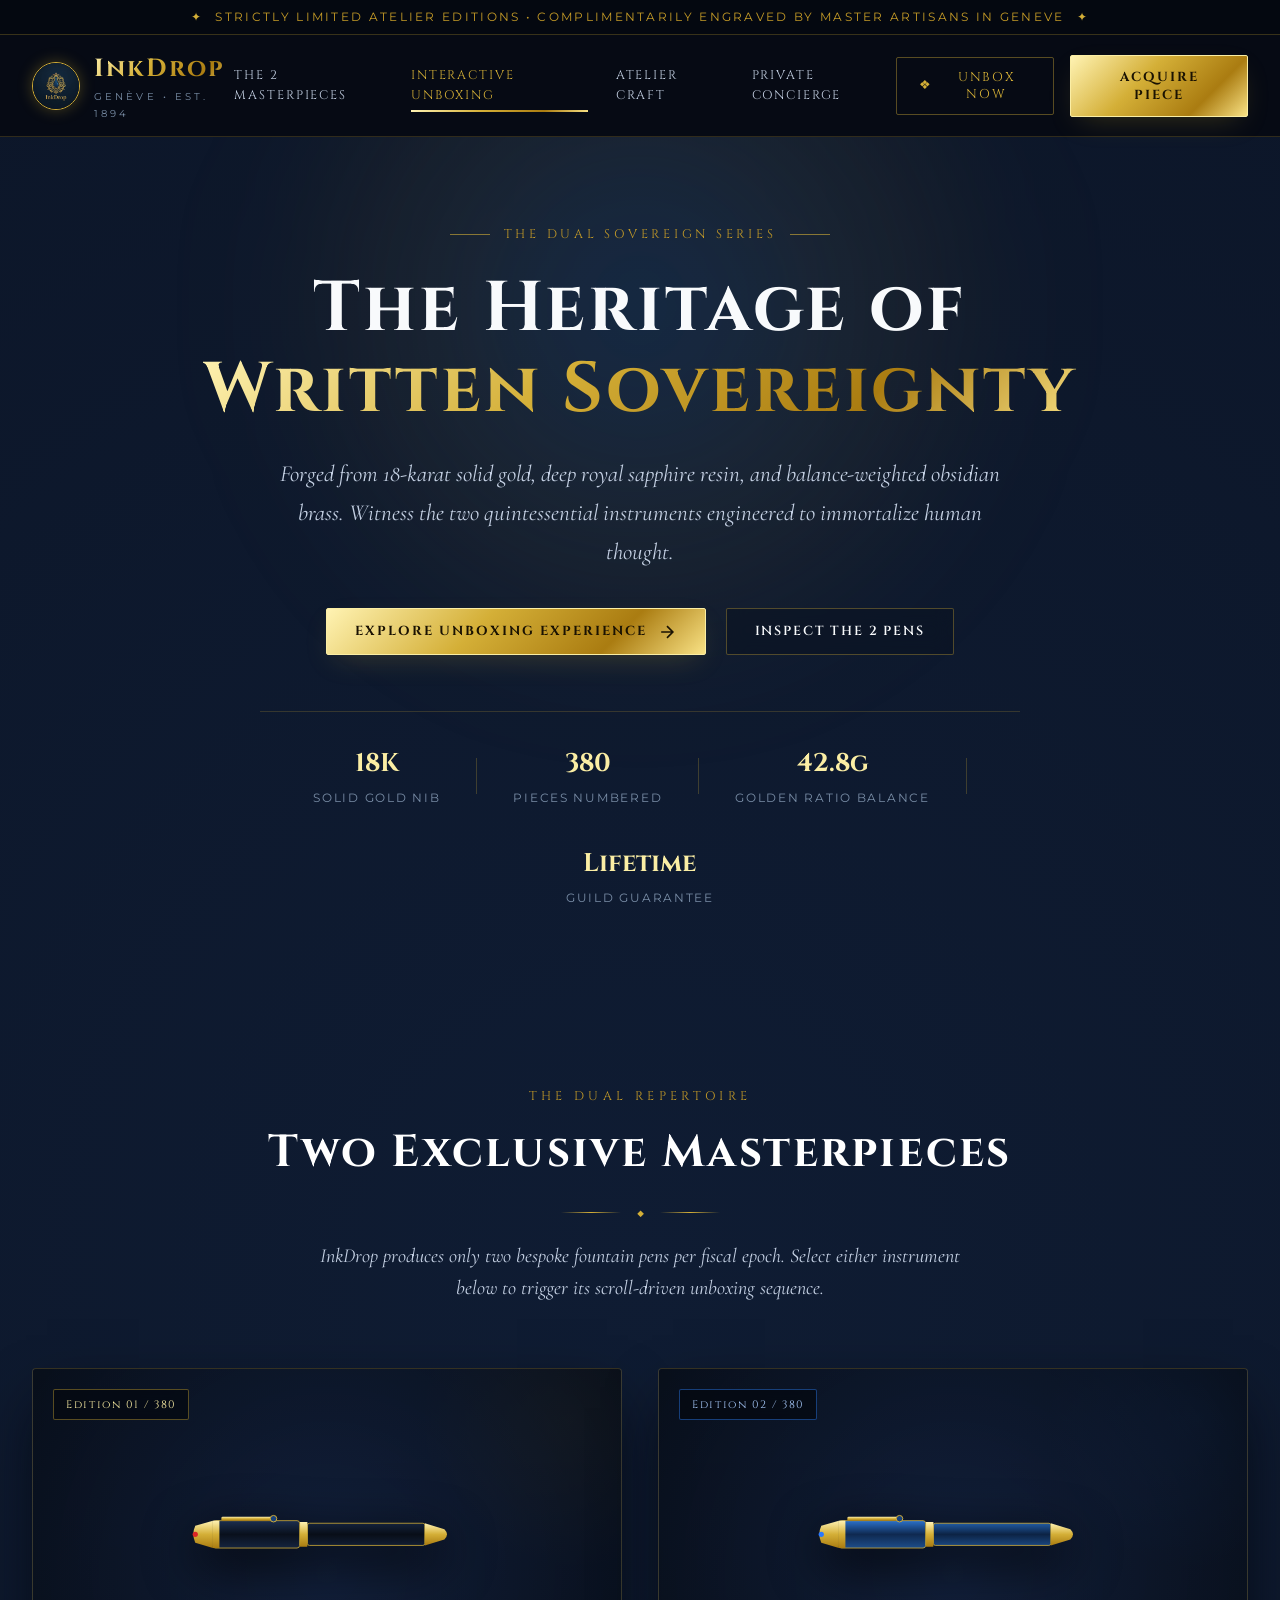
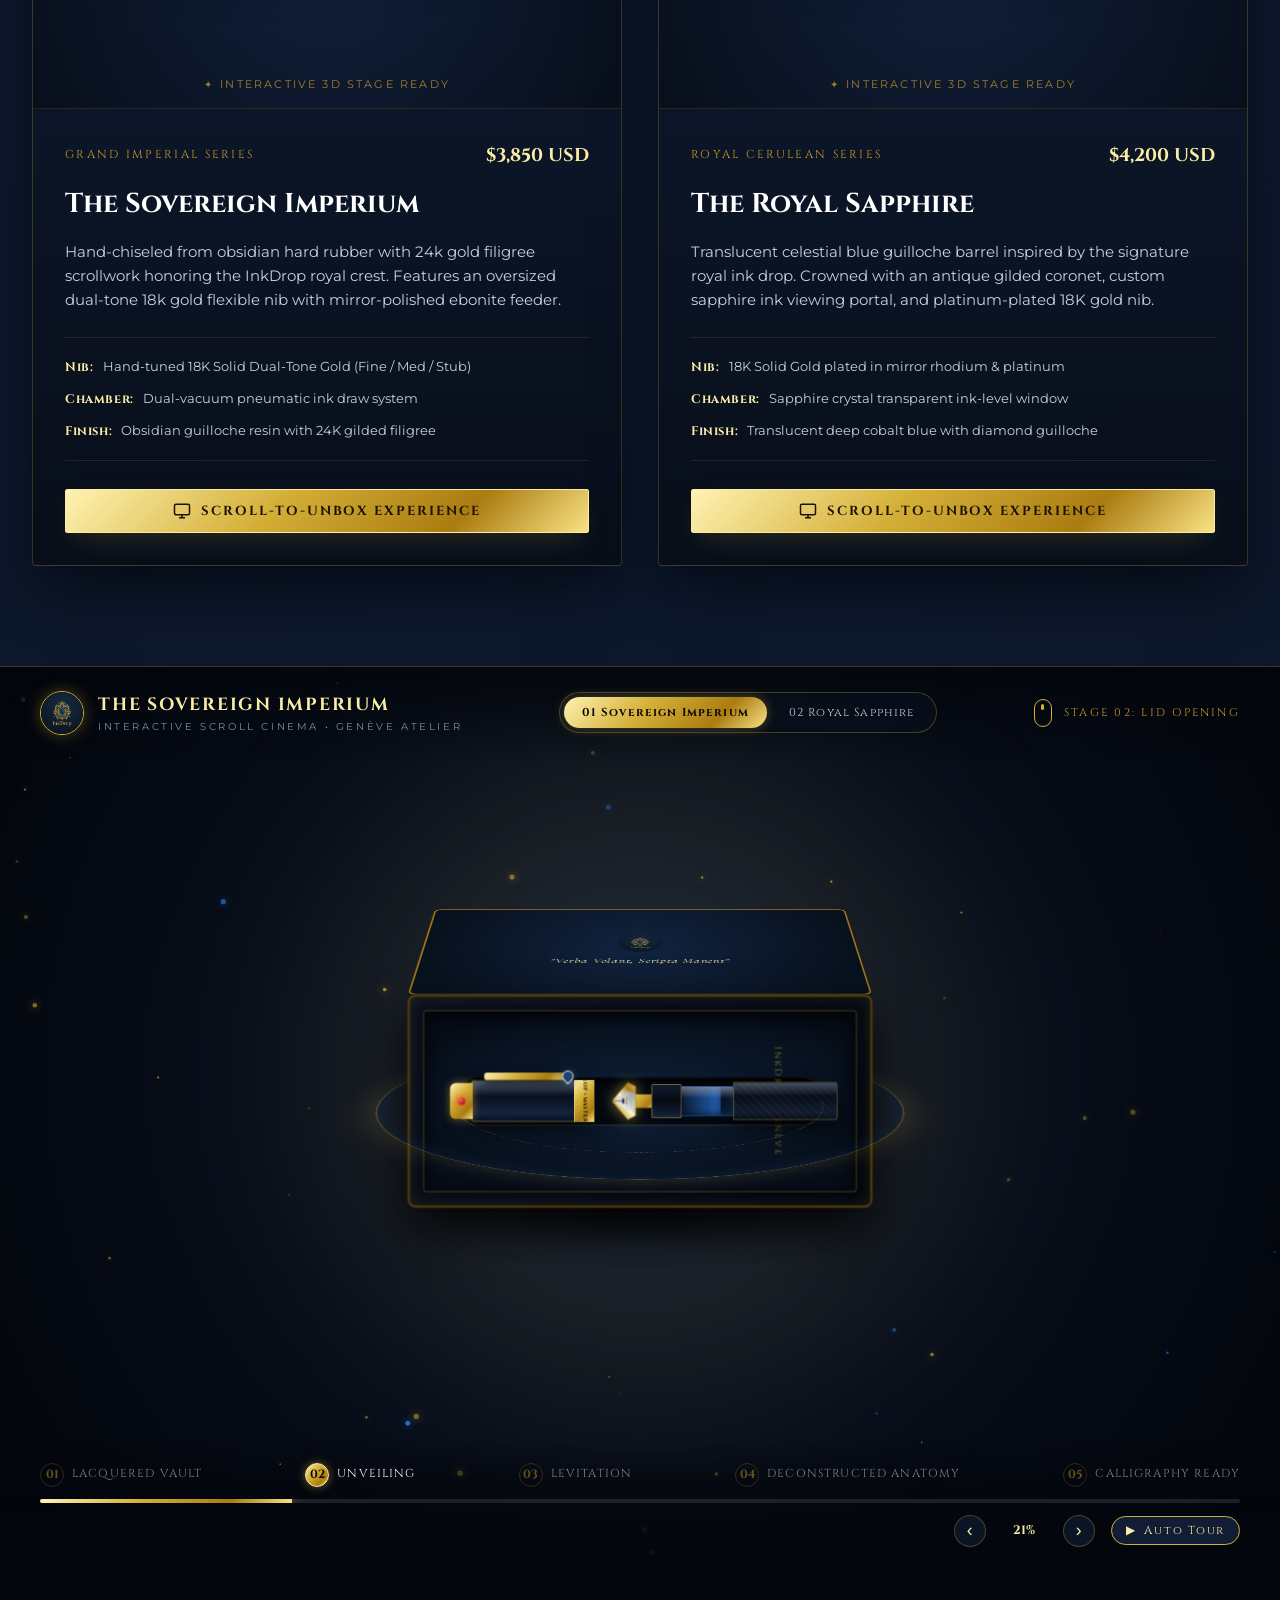
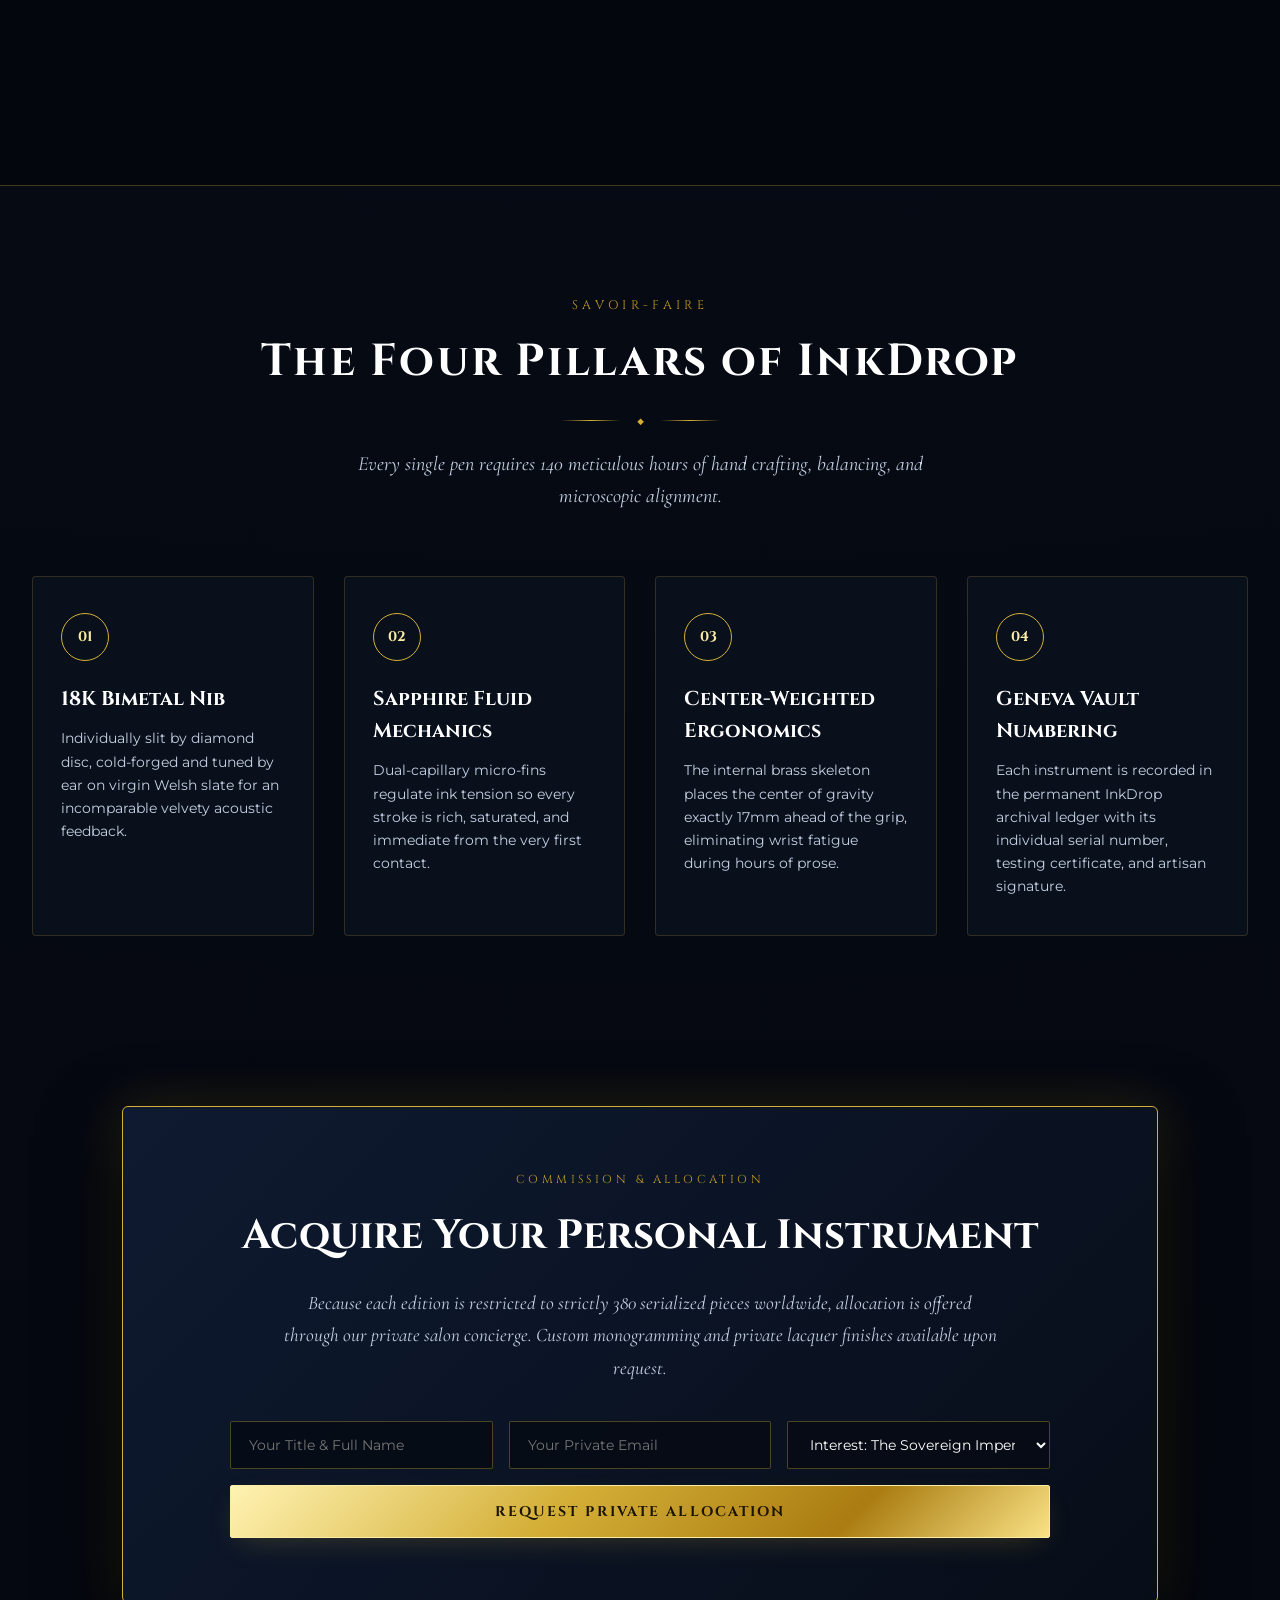
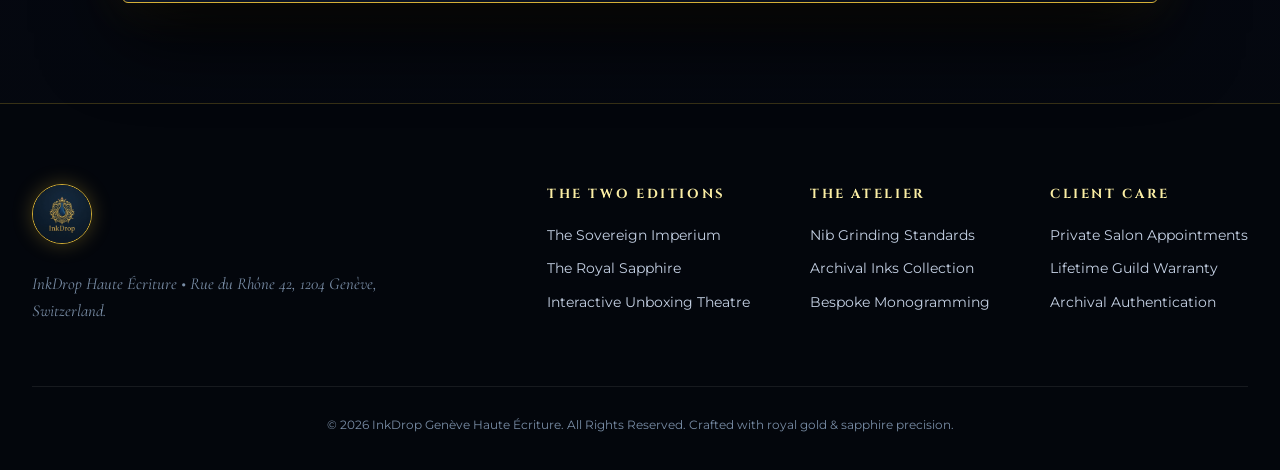
<file: index.html>
<!DOCTYPE html>
<html lang="en">
<head>
  <meta charset="UTF-8">
  <meta name="viewport" content="width=device-width, initial-scale=1.0">
  <title>InkDrop | Haute Écriture & Luxury Writing Instruments</title>
  <link rel="preconnect" href="https://fonts.googleapis.com">
  <link rel="preconnect" href="https://fonts.gstatic.com" crossorigin>
  <link href="https://fonts.googleapis.com/css2?family=Cinzel:wght@400;600;700;800;900&family=Cormorant+Garamond:ital,wght@0,300;0,400;0,600;1,400&family=Montserrat:wght@300;400;500;600&display=swap" rel="stylesheet">
  <link rel="stylesheet" href="styles.css">
</head>
<body>

  <!-- Top Announcement Bar -->
  <aside class="top-banner">
    <div class="banner-inner">
      <span class="gold-sparkle">✦</span>
      <span>Strictly Limited Atelier Editions &bull; Complimentarily Engraved by Master Artisans in Geneve</span>
      <span class="gold-sparkle">✦</span>
    </div>
  </aside>

  <!-- Navigation -->
  <header class="site-header" id="navbar">
    <div class="header-container">
      <a href="#" class="brand-identity">
        <img src="assets/logo.jpg" alt="InkDrop Crest" class="brand-logo-img">
        <div class="brand-text">
          <span class="brand-title">InkDrop</span>
          <span class="brand-tagline">GENÈVE &bull; EST. 1894</span>
        </div>
      </a>

      <nav class="nav-links">
        <a href="#masterpieces" class="nav-item">The 2 Masterpieces</a>
        <a href="#unboxing-experience" class="nav-item highlight-nav">Interactive Unboxing</a>
        <a href="#artisanship" class="nav-item">Atelier Craft</a>
        <a href="#bespoke" class="nav-item">Private Concierge</a>
      </nav>

      <div class="header-actions">
        <button class="btn-ghost" id="openExperienceQuickBtn">
          <span class="btn-icon">❖</span> Unbox Now
        </button>
        <button class="btn-gold" id="conciergeBtn">Acquire Piece</button>
      </div>
    </div>
  </header>

  <!-- Hero Section -->
  <section class="hero-section">
    <div class="hero-bg-glow"></div>
    <div class="hero-particles" id="heroParticles"></div>
    
    <div class="hero-content">
      <div class="hero-badge">
        <span class="badge-line"></span>
        <span class="badge-text">THE DUAL SOVEREIGN SERIES</span>
        <span class="badge-line"></span>
      </div>

      <h1 class="hero-headline">
        The Heritage of <br>
        <span class="gold-gradient-text">Written Sovereignty</span>
      </h1>

      <p class="hero-description">
        Forged from 18-karat solid gold, deep royal sapphire resin, and balance-weighted obsidian brass. 
        Witness the two quintessential instruments engineered to immortalize human thought.
      </p>

      <div class="hero-cta-group">
        <a href="#unboxing-experience" class="btn-gold hero-btn">
          <span>Explore Unboxing Experience</span>
          <svg width="20" height="20" viewBox="0 0 24 24" fill="none" stroke="currentColor" stroke-width="2">
            <path d="M5 12h14M12 5l7 7-7 7"/>
          </svg>
        </a>
        <a href="#masterpieces" class="btn-luxury-outline hero-btn">
          <span>Inspect The 2 Pens</span>
        </a>
      </div>

      <!-- Quick Stats Strip -->
      <div class="hero-stats">
        <div class="stat-item">
          <span class="stat-number">18K</span>
          <span class="stat-label">Solid Gold Nib</span>
        </div>
        <div class="stat-divider"></div>
        <div class="stat-item">
          <span class="stat-number">380</span>
          <span class="stat-label">Pieces Numbered</span>
        </div>
        <div class="stat-divider"></div>
        <div class="stat-item">
          <span class="stat-number">42.8g</span>
          <span class="stat-label">Golden Ratio Balance</span>
        </div>
        <div class="stat-divider"></div>
        <div class="stat-item">
          <span class="stat-number">Lifetime</span>
          <span class="stat-label">Guild Guarantee</span>
        </div>
      </div>
    </div>
  </section>

  <!-- The Two Masterpieces Showcase -->
  <section class="masterpieces-section" id="masterpieces">
    <div class="section-header">
      <span class="section-eyebrow">THE DUAL REPERTOIRE</span>
      <h2 class="section-title">Two Exclusive Masterpieces</h2>
      <div class="gold-ornament">
        <span class="ornament-line"></span>
        <span class="ornament-gem">◆</span>
        <span class="ornament-line"></span>
      </div>
      <p class="section-subtitle">
        InkDrop produces only two bespoke fountain pens per fiscal epoch. Select either instrument below to trigger its scroll-driven unboxing sequence.
      </p>
    </div>

    <div class="products-duo-grid">
      <!-- Product 1 -->
      <article class="product-card" id="card-sovereign" data-product="sovereign">
        <div class="product-card-glow"></div>
        <div class="product-edition-tag">Edition 01 / 380</div>
        
        <div class="product-visual-wrapper">
          <div class="pen-render-preview sovereign-preview">
            <div class="preview-glow"></div>
            <div class="pen-svg-frame" id="sovereignMiniFrame"></div>
          </div>
          <span class="inspect-hint">Interactive 3D Stage Ready</span>
        </div>

        <div class="product-details">
          <div class="product-meta">
            <span class="product-family">GRAND IMPERIAL SERIES</span>
            <span class="product-price">$3,850 USD</span>
          </div>
          <h3 class="product-name">The Sovereign Imperium</h3>
          <p class="product-desc">
            Hand-chiseled from obsidian hard rubber with 24k gold filigree scrollwork honoring the InkDrop royal crest. 
            Features an oversized dual-tone 18k gold flexible nib with mirror-polished ebonite feeder.
          </p>

          <ul class="product-specs-list">
            <li><strong>Nib:</strong> Hand-tuned 18K Solid Dual-Tone Gold (Fine / Med / Stub)</li>
            <li><strong>Chamber:</strong> Dual-vacuum pneumatic ink draw system</li>
            <li><strong>Finish:</strong> Obsidian guilloche resin with 24K gilded filigree</li>
          </ul>

          <div class="product-actions">
            <button class="btn-gold full-width trigger-unbox-btn" data-product="sovereign">
              <svg width="18" height="18" viewBox="0 0 24 24" fill="none" stroke="currentColor" stroke-width="2">
                <rect x="2" y="3" width="20" height="14" rx="2" ry="2"></rect>
                <line x1="8" y1="21" x2="16" y2="21"></line>
                <line x1="12" y1="17" x2="12" y2="21"></line>
              </svg>
              <span>Scroll-To-Unbox Experience</span>
            </button>
          </div>
        </div>
      </article>

      <!-- Product 2 -->
      <article class="product-card" id="card-sapphire" data-product="sapphire">
        <div class="product-card-glow sapphire-glow"></div>
        <div class="product-edition-tag sapphire-tag">Edition 02 / 380</div>
        
        <div class="product-visual-wrapper">
          <div class="pen-render-preview sapphire-preview">
            <div class="preview-glow"></div>
            <div class="pen-svg-frame" id="sapphireMiniFrame"></div>
          </div>
          <span class="inspect-hint">Interactive 3D Stage Ready</span>
        </div>

        <div class="product-details">
          <div class="product-meta">
            <span class="product-family">ROYAL CERULEAN SERIES</span>
            <span class="product-price">$4,200 USD</span>
          </div>
          <h3 class="product-name">The Royal Sapphire</h3>
          <p class="product-desc">
            Translucent celestial blue guilloche barrel inspired by the signature royal ink drop. 
            Crowned with an antique gilded coronet, custom sapphire ink viewing portal, and platinum-plated 18K gold nib.
          </p>

          <ul class="product-specs-list">
            <li><strong>Nib:</strong> 18K Solid Gold plated in mirror rhodium & platinum</li>
            <li><strong>Chamber:</strong> Sapphire crystal transparent ink-level window</li>
            <li><strong>Finish:</strong> Translucent deep cobalt blue with diamond guilloche</li>
          </ul>

          <div class="product-actions">
            <button class="btn-gold full-width trigger-unbox-btn" data-product="sapphire">
              <svg width="18" height="18" viewBox="0 0 24 24" fill="none" stroke="currentColor" stroke-width="2">
                <rect x="2" y="3" width="20" height="14" rx="2" ry="2"></rect>
                <line x1="8" y1="21" x2="16" y2="21"></line>
                <line x1="12" y1="17" x2="12" y2="21"></line>
              </svg>
              <span>Scroll-To-Unbox Experience</span>
            </button>
          </div>
        </div>
      </article>
    </div>
  </section>

  <!-- SCROLLYTELLING UNBOXING THEATRE (Static Pinned Window Experience) -->
  <section class="unboxing-track-container" id="unboxing-experience">
    <!-- Pinned Sticky Viewport Window -->
    <div class="sticky-theatre-window" id="stickyTheatre">
      
      <!-- Ambient Lighting & Effects -->
      <div class="theatre-stage-glow"></div>
      <div class="theatre-dust-canvas-wrapper">
        <canvas id="dustCanvas"></canvas>
      </div>

      <!-- Stage Top Control HUD -->
      <div class="theatre-hud">
        <div class="hud-brand">
          <img src="assets/logo.jpg" alt="InkDrop" class="hud-logo">
          <div class="hud-meta">
            <span class="hud-title" id="activeProductDisplay">THE SOVEREIGN IMPERIUM</span>
            <span class="hud-subtitle">INTERACTIVE SCROLL CINEMA &bull; GENÈVE ATELIER</span>
          </div>
        </div>

        <div class="hud-product-switcher">
          <button class="switcher-btn active" data-switch="sovereign">01 Sovereign Imperium</button>
          <button class="switcher-btn" data-switch="sapphire">02 Royal Sapphire</button>
        </div>

        <div class="hud-scroll-indicator">
          <span class="scroll-mouse-icon">
            <span class="scroll-wheel"></span>
          </span>
          <span class="scroll-label" id="scrollProgressLabel">SCROLL DOWN TO UNBOX</span>
        </div>
      </div>

      <!-- Main Interactive Presentation Stage (Box, Unboxing, Pen, Explosion, Calligraphy) -->
      <div class="presentation-stage">
        
        <!-- Background Pedestal & Light Beam -->
        <div class="pedestal-platform">
          <div class="pedestal-ring ring-outer"></div>
          <div class="pedestal-ring ring-inner"></div>
          <div class="spotlight-cone"></div>
        </div>

        <!-- 3D Box Container -->
        <div class="theatre-box-assembly" id="boxAssembly">
          <!-- Box Shadow -->
          <div class="box-shadow"></div>

          <!-- Box Lower Base (Velvet Cushion) -->
          <div class="box-base">
            <div class="base-exterior">
              <div class="wood-grain-overlay"></div>
              <div class="gold-inlay-filigree"></div>
            </div>
            <div class="velvet-interior-cushion">
              <div class="velvet-emboss-slot"></div>
              <div class="gold-cushion-pillow"></div>
              <div class="satin-ribbon-pull">
                <span class="ribbon-text">InkDrop Genève</span>
              </div>
            </div>
            <!-- Gold Clasp Bottom -->
            <div class="box-clasp-bottom"></div>
          </div>

          <!-- Box Upper Lid (Pivots open during Phase 1-2) -->
          <div class="box-lid" id="boxLid">
            <div class="lid-interior">
              <div class="silk-lining">
                <img src="assets/logo.jpg" alt="Lid Crest" class="lid-crest-emblem">
                <span class="lid-quote">"Verba Volant, Scripta Manent"</span>
              </div>
            </div>
            <div class="lid-exterior">
              <div class="lid-wood"></div>
              <div class="lid-gold-rim"></div>
              <div class="lid-crest-gilded">
                <img src="assets/logo.jpg" alt="InkDrop Gold Crest" class="crest-emboss">
                <div class="crest-foil-shimmer"></div>
              </div>
              <div class="box-clasp-top">
                <span class="clasp-gem">◆</span>
              </div>
            </div>
          </div>
        </div>

        <!-- The Pen Actor (Levitates, rotates, explodes, and showcases parts) -->
        <div class="theatre-pen-actor" id="penActor">
          <div class="pen-3d-wrapper" id="pen3dWrapper">
            
            <!-- Explodable Pen Parts -->
            <div class="pen-component pen-crown" id="partCrown">
              <div class="crown-filigree"></div>
              <div class="crown-gem" id="crownGem"></div>
            </div>

            <div class="pen-component pen-cap" id="partCap">
              <div class="cap-clip-gold">
                <div class="clip-drop-shape"></div>
              </div>
              <div class="cap-body-shell" id="capBodyShell"></div>
              <div class="cap-gold-band">
                <span>✦ INKDROP &bull; MASTERPIECE ✦</span>
              </div>
            </div>

            <div class="pen-component pen-nib-assembly" id="partNib">
              <div class="nib-solid-gold" id="nibGoldPlate">
                <svg viewBox="0 0 100 180" class="nib-svg" preserveAspectRatio="none">
                  <defs>
                    <linearGradient id="goldGradient" x1="0%" y1="0%" x2="100%" y2="100%">
                      <stop offset="0%" stop-color="#fff2b2"/>
                      <stop offset="25%" stop-color="#d4af37"/>
                      <stop offset="50%" stop-color="#fdf6d8"/>
                      <stop offset="75%" stop-color="#aa7c11"/>
                      <stop offset="100%" stop-color="#e5c07b"/>
                    </linearGradient>
                    <linearGradient id="silverGradient" x1="0%" y1="0%" x2="100%" y2="100%">
                      <stop offset="0%" stop-color="#ffffff"/>
                      <stop offset="50%" stop-color="#cfd8dc"/>
                      <stop offset="100%" stop-color="#90a4ae"/>
                    </linearGradient>
                  </defs>
                  <!-- Nib Body -->
                  <polygon points="50,0 95,120 85,180 15,180 5,120" fill="url(#goldGradient)" stroke="#8c6b12" stroke-width="1.5"/>
                  <!-- Dual tone platinum center -->
                  <polygon points="50,15 75,115 68,175 32,175 25,115" fill="url(#silverGradient)" opacity="0.9"/>
                  <!-- Breather Hole -->
                  <circle cx="50" cy="85" r="7" fill="#080c16"/>
                  <!-- Slit -->
                  <line x1="50" y1="0" x2="50" y2="85" stroke="#080c16" stroke-width="2"/>
                  <!-- Nib Ornate Engravings -->
                  <path d="M 38 120 Q 50 100 62 120" stroke="#7a5807" stroke-width="1.5" fill="none"/>
                  <text x="50" y="112" font-family="Cinzel" font-size="9" fill="#5c4308" text-anchor="middle" font-weight="bold">18K</text>
                  <text x="50" y="132" font-family="Cinzel" font-size="8" fill="#5c4308" text-anchor="middle">750</text>
                  <text x="50" y="148" font-family="Cinzel" font-size="7" fill="#5c4308" text-anchor="middle">INKDROP</text>
                </svg>
              </div>
              <div class="nib-feeder"></div>
              <div class="grip-section" id="gripSection"></div>
            </div>

            <div class="pen-component pen-chamber" id="partChamber">
              <div class="sapphire-reservoir" id="reservoirChamber">
                <div class="ink-fluid-level" id="inkFluid"></div>
                <div class="reservoir-glass-reflection"></div>
              </div>
              <div class="piston-mechanism"></div>
            </div>

            <div class="pen-component pen-barrel" id="partBarrel">
              <div class="barrel-shell" id="barrelShell">
                <div class="barrel-guilloche-pattern"></div>
                <div class="barrel-specular-sheen"></div>
              </div>
              <div class="barrel-end-finial"></div>
            </div>

          </div>
        </div>

        <!-- Dynamic Spec Exploded Annotations (Triggered in Phase 4) -->
        <div class="annotations-overlay" id="annotationsOverlay">
          
          <div class="annotation-card card-nib" id="annotNib">
            <div class="annot-dot"></div>
            <div class="annot-line"></div>
            <div class="annot-content">
              <span class="annot-badge">18-KARAT GOLD NIB</span>
              <h4 class="annot-title">Custom Ground Bimetal Nib</h4>
              <p class="annot-text">Tipped with hand-shaped rare osmium-iridium alloy for frictionless parchment glide.</p>
            </div>
          </div>

          <div class="annotation-card card-chamber" id="annotChamber">
            <div class="annot-dot"></div>
            <div class="annot-line"></div>
            <div class="annot-content">
              <span class="annot-badge">SAPPHIRE HYDRAULICS</span>
              <h4 class="annot-title">Atmospheric Ink Reservoir</h4>
              <p class="annot-text">Zero-leak micro-valve system maintaining consistent capillary pressure at 35,000 feet.</p>
            </div>
          </div>

          <div class="annotation-card card-barrel" id="annotBarrel">
            <div class="annot-dot"></div>
            <div class="annot-line"></div>
            <div class="annot-content">
              <span class="annot-badge">GENEVA ENGRAVING</span>
              <h4 class="annot-title">Guilloche Weighted Barrel</h4>
              <p class="annot-text">Solid brass internal chassis clad in royal blue obsidian resin with tactile relief.</p>
            </div>
          </div>

          <div class="annotation-card card-crown" id="annotCrown">
            <div class="annot-dot"></div>
            <div class="annot-line"></div>
            <div class="annot-content">
              <span class="annot-badge">ROYAL FINIAL</span>
              <h4 class="annot-title">The Sovereign Crown Jewel</h4>
              <p class="annot-text">Mirror-polished crown casting set with natural Burmese ruby cabochon.</p>
            </div>
          </div>

        </div>

        <!-- Parchment & Gold Calligraphy Stroke (Phase 5 - Finale) -->
        <div class="parchment-reveal" id="parchmentReveal">
          <div class="parchment-sheet">
            <div class="parchment-texture"></div>
            <svg class="calligraphy-svg" viewBox="0 0 600 200">
              <defs>
                <linearGradient id="inkGoldStroke" x1="0%" y1="0%" x2="100%" y2="0%">
                  <stop offset="0%" stop-color="#d4af37"/>
                  <stop offset="50%" stop-color="#fdf6d8"/>
                  <stop offset="100%" stop-color="#b8860b"/>
                </linearGradient>
              </defs>
              <path class="animated-flourish" id="flourishPath" d="M 50 120 C 140 30, 220 180, 310 90 C 370 30, 480 150, 550 80" fill="none" stroke="url(#inkGoldStroke)" stroke-width="4" stroke-linecap="round"/>
            </svg>
            <div class="parchment-seal">
              <img src="assets/logo.jpg" alt="InkDrop Wax Seal" class="wax-seal-img">
              <span class="seal-cert">CERTIFIED ATELIER GENÈVE</span>
            </div>
          </div>
        </div>

      </div>

      <!-- Scrollytelling Stage Progress Bar & Phase Indicator -->
      <div class="theatre-bottom-bar">
        <div class="mobile-phase-title" id="mobilePhaseTitle">01 &bull; Lacquered Vault Box</div>
        <div class="timeline-phases">
          <div class="phase-step active" data-phase="0">
            <span class="step-num">01</span>
            <span class="step-label">Lacquered Vault</span>
          </div>
          <div class="phase-step" data-phase="1">
            <span class="step-num">02</span>
            <span class="step-label">Unveiling</span>
          </div>
          <div class="phase-step" data-phase="2">
            <span class="step-num">03</span>
            <span class="step-label">Levitation</span>
          </div>
          <div class="phase-step" data-phase="3">
            <span class="step-num">04</span>
            <span class="step-label">Deconstructed Anatomy</span>
          </div>
          <div class="phase-step" data-phase="4">
            <span class="step-num">05</span>
            <span class="step-label">Calligraphy Ready</span>
          </div>
        </div>

        <div class="scrubber-progress-container">
          <div class="scrubber-bar" id="scrubberFill"></div>
        </div>

        <div class="theatre-controls">
          <button class="btn-control" id="prevPhaseBtn" title="Previous Phase">‹</button>
          <span class="progress-percent" id="progressPercent">0%</span>
          <button class="btn-control" id="nextPhaseBtn" title="Next Phase">›</button>
          <button class="btn-control-play" id="autoPlayToggle" title="Auto Demo Playback">
            <span id="playIcon">▶</span>
            <span id="playText">Auto Tour</span>
          </button>
        </div>
      </div>

    </div>
  </section>

  <!-- Artisanship Heritage Section -->
  <section class="artisanship-section" id="artisanship">
    <div class="section-header">
      <span class="section-eyebrow">SAVOIR-FAIRE</span>
      <h2 class="section-title">The Four Pillars of InkDrop</h2>
      <div class="gold-ornament">
        <span class="ornament-line"></span>
        <span class="ornament-gem">◆</span>
        <span class="ornament-line"></span>
      </div>
      <p class="section-subtitle">
        Every single pen requires 140 meticulous hours of hand crafting, balancing, and microscopic alignment.
      </p>
    </div>

    <div class="pillars-grid">
      <div class="pillar-card">
        <div class="pillar-icon">
          <span>01</span>
        </div>
        <h3 class="pillar-title">18K Bimetal Nib</h3>
        <p class="pillar-desc">
          Individually slit by diamond disc, cold-forged and tuned by ear on virgin Welsh slate for an incomparable velvety acoustic feedback.
        </p>
      </div>

      <div class="pillar-card">
        <div class="pillar-icon">
          <span>02</span>
        </div>
        <h3 class="pillar-title">Sapphire Fluid Mechanics</h3>
        <p class="pillar-desc">
          Dual-capillary micro-fins regulate ink tension so every stroke is rich, saturated, and immediate from the very first contact.
        </p>
      </div>

      <div class="pillar-card">
        <div class="pillar-icon">
          <span>03</span>
        </div>
        <h3 class="pillar-title">Center-Weighted Ergonomics</h3>
        <p class="pillar-desc">
          The internal brass skeleton places the center of gravity exactly 17mm ahead of the grip, eliminating wrist fatigue during hours of prose.
        </p>
      </div>

      <div class="pillar-card">
        <div class="pillar-icon">
          <span>04</span>
        </div>
        <h3 class="pillar-title">Geneva Vault Numbering</h3>
        <p class="pillar-desc">
          Each instrument is recorded in the permanent InkDrop archival ledger with its individual serial number, testing certificate, and artisan signature.
        </p>
      </div>
    </div>
  </section>

  <!-- Bespoke Concierge & Acquisition Section -->
  <section class="bespoke-section" id="bespoke">
    <div class="bespoke-card">
      <div class="bespoke-inner">
        <div class="bespoke-badge">COMMISSION & ALLOCATION</div>
        <h2 class="bespoke-headline">Acquire Your Personal Instrument</h2>
        <p class="bespoke-text">
          Because each edition is restricted to strictly 380 serialized pieces worldwide, allocation is offered through our private salon concierge. Custom monogramming and private lacquer finishes available upon request.
        </p>
        <div class="bespoke-form">
          <input type="text" placeholder="Your Title & Full Name" class="bespoke-input">
          <input type="email" placeholder="Your Private Email" class="bespoke-input">
          <select class="bespoke-select">
            <option value="sovereign">Interest: The Sovereign Imperium ($3,850)</option>
            <option value="sapphire">Interest: The Royal Sapphire ($4,200)</option>
            <option value="both">Interest: The Collector's Duo Set ($7,600)</option>
          </select>
          <button class="btn-gold bespoke-btn">Request Private Allocation</button>
        </div>
      </div>
    </div>
  </section>

  <!-- Footer -->
  <footer class="site-footer">
    <div class="footer-container">
      <div class="footer-brand">
        <img src="assets/logo.jpg" alt="InkDrop Genève" class="footer-logo">
        <p class="footer-tagline">
          InkDrop Haute Écriture &bull; Rue du Rhône 42, 1204 Genève, Switzerland.
        </p>
      </div>

      <div class="footer-links-group">
        <div class="link-column">
          <h5>The Two Editions</h5>
          <a href="#masterpieces">The Sovereign Imperium</a>
          <a href="#masterpieces">The Royal Sapphire</a>
          <a href="#unboxing-experience">Interactive Unboxing Theatre</a>
        </div>
        <div class="link-column">
          <h5>The Atelier</h5>
          <a href="#artisanship">Nib Grinding Standards</a>
          <a href="#artisanship">Archival Inks Collection</a>
          <a href="#bespoke">Bespoke Monogramming</a>
        </div>
        <div class="link-column">
          <h5>Client Care</h5>
          <a href="#bespoke">Private Salon Appointments</a>
          <a href="#bespoke">Lifetime Guild Warranty</a>
          <a href="#bespoke">Archival Authentication</a>
        </div>
      </div>
    </div>

    <div class="footer-bottom">
      <p>&copy; 2026 InkDrop Genève Haute Écriture. All Rights Reserved. Crafted with royal gold & sapphire precision.</p>
    </div>
  </footer>

  <script src="app.js"></script>
</body>
</html>
</file>
<file: styles.css>
/* ==========================================================================
   INKDROP HAUTE ÉCRITURE - STYLESHEET
   Aesthetic: Midnight Obsidian & Antique Regal Gold
   ========================================================================== */

:root {
  /* Color Palette derived from InkDrop Crest */
  --bg-deep-navy: #060a12;
  --bg-navy-elevated: #0b1322;
  --bg-navy-card: rgba(13, 23, 41, 0.75);
  --bg-navy-border: rgba(212, 175, 55, 0.22);
  
  --gold-primary: #d4af37;
  --gold-light: #fbeea4;
  --gold-shimmer: #fff6cb;
  --gold-dark: #9c7314;
  --gold-antique: #c59b27;
  --gold-gradient: linear-gradient(135deg, #fff3b3 0%, #d4af37 40%, #aa7c11 75%, #f9e285 100%);
  --gold-foil-sheen: linear-gradient(90deg, transparent, rgba(255, 245, 200, 0.6), transparent);
  
  --sapphire-core: #17427d;
  --sapphire-glow: #2463bd;
  --sapphire-deep: #0c1d3b;
  --sapphire-gradient: linear-gradient(135deg, #2b6ec9 0%, #17427d 50%, #0a1b38 100%);
  
  --ruby-accent: #b91c1c;
  --text-primary: #f8fafc;
  --text-secondary: #c4d0e3;
  --text-muted: #798da6;
  
  --font-serif: 'Cinzel', serif;
  --font-body-serif: 'Cormorant Garamond', Georgia, serif;
  --font-sans: 'Montserrat', sans-serif;
  
  --shadow-gold-soft: 0 10px 30px -10px rgba(212, 175, 55, 0.25);
  --shadow-gold-intense: 0 0 35px rgba(212, 175, 55, 0.45);
  --shadow-navy-deep: 0 25px 60px -15px rgba(2, 5, 12, 0.95);
  
  --transition-smooth: all 0.4s cubic-bezier(0.16, 1, 0.3, 1);
}

*, *::before, *::after {
  box-sizing: border-box;
  margin: 0;
  padding: 0;
}

html {
  scroll-behavior: smooth;
  background-color: var(--bg-deep-navy);
  color: var(--text-primary);
  font-family: var(--font-sans);
  overflow-x: hidden;
}

body {
  background: radial-gradient(circle at 50% 15%, #0f1c33 0%, #080d19 50%, #04070e 100%);
  min-height: 100vh;
  line-height: 1.6;
}

/* Custom Scrollbar */
::-webkit-scrollbar {
  width: 8px;
}
::-webkit-scrollbar-track {
  background: var(--bg-deep-navy);
}
::-webkit-scrollbar-thumb {
  background: var(--gold-dark);
  border-radius: 4px;
}
::-webkit-scrollbar-thumb:hover {
  background: var(--gold-primary);
}

/* Typography Helpers */
.gold-gradient-text {
  background: var(--gold-gradient);
  -webkit-background-clip: text;
  -webkit-text-fill-color: transparent;
  display: inline-block;
}

/* ==========================================================================
   BUTTONS & BADGES
   ========================================================================== */

.btn-gold {
  background: var(--gold-gradient);
  color: #1a1202;
  font-family: var(--font-serif);
  font-size: 0.82rem;
  font-weight: 700;
  letter-spacing: 0.15em;
  text-transform: uppercase;
  padding: 12px 28px;
  border: 1px solid var(--gold-light);
  border-radius: 2px;
  cursor: pointer;
  position: relative;
  overflow: hidden;
  display: inline-flex;
  align-items: center;
  justify-content: center;
  gap: 10px;
  text-decoration: none;
  box-shadow: var(--shadow-gold-soft);
  transition: var(--transition-smooth);
}

.btn-gold:hover {
  transform: translateY(-2px);
  box-shadow: var(--shadow-gold-intense);
  filter: brightness(1.1);
}

.btn-gold::after {
  content: '';
  position: absolute;
  top: 0;
  left: -150%;
  width: 100%;
  height: 100%;
  background: var(--gold-foilSheen, linear-gradient(90deg, transparent, rgba(255,255,255,0.4), transparent));
  transition: left 0.6s ease;
}

.btn-gold:hover::after {
  left: 150%;
}

.btn-ghost {
  background: transparent;
  color: var(--gold-primary);
  font-family: var(--font-serif);
  font-size: 0.8rem;
  letter-spacing: 0.15em;
  text-transform: uppercase;
  padding: 11px 22px;
  border: 1px solid rgba(212, 175, 55, 0.4);
  border-radius: 2px;
  cursor: pointer;
  display: inline-flex;
  align-items: center;
  gap: 8px;
  transition: var(--transition-smooth);
}

.btn-ghost:hover {
  border-color: var(--gold-light);
  background: rgba(212, 175, 55, 0.1);
  color: #fff;
  transform: translateY(-2px);
}

.btn-luxury-outline {
  background: rgba(11, 19, 34, 0.6);
  color: var(--text-primary);
  border: 1px solid rgba(212, 175, 55, 0.35);
  font-family: var(--font-serif);
  font-size: 0.82rem;
  font-weight: 600;
  letter-spacing: 0.14em;
  text-transform: uppercase;
  padding: 12px 28px;
  border-radius: 2px;
  text-decoration: none;
  display: inline-flex;
  align-items: center;
  gap: 10px;
  backdrop-filter: blur(10px);
  transition: var(--transition-smooth);
}

.btn-luxury-outline:hover {
  border-color: var(--gold-primary);
  background: rgba(212, 175, 55, 0.15);
  color: var(--gold-light);
  transform: translateY(-2px);
}

.full-width {
  width: 100%;
}

/* ==========================================================================
   TOP BANNER & HEADER
   ========================================================================== */

.top-banner {
  background: #040810;
  border-bottom: 1px solid rgba(212, 175, 55, 0.25);
  padding: 8px 16px;
  text-align: center;
  font-size: 0.72rem;
  letter-spacing: 0.2em;
  text-transform: uppercase;
  color: var(--gold-antique);
}

.banner-inner {
  display: flex;
  align-items: center;
  justify-content: center;
  gap: 12px;
}

.gold-sparkle {
  color: var(--gold-primary);
  animation: pulseSparkle 2s infinite alternate;
}

@keyframes pulseSparkle {
  0% { opacity: 0.4; transform: scale(0.9); }
  100% { opacity: 1; transform: scale(1.2); }
}

.site-header {
  position: sticky;
  top: 0;
  z-index: 100;
  background: rgba(6, 10, 18, 0.88);
  backdrop-filter: blur(16px);
  border-bottom: 1px solid rgba(212, 175, 55, 0.2);
  transition: var(--transition-smooth);
}

.header-container {
  max-width: 1400px;
  margin: 0 auto;
  padding: 14px 32px;
  display: flex;
  align-items: center;
  justify-content: space-between;
}

.brand-identity {
  display: flex;
  align-items: center;
  gap: 14px;
  text-decoration: none;
}

.brand-logo-img {
  width: 48px;
  height: 48px;
  border-radius: 50%;
  border: 1.5px solid var(--gold-primary);
  box-shadow: 0 0 15px rgba(212, 175, 55, 0.3);
  object-fit: cover;
}

.brand-text {
  display: flex;
  flex-direction: column;
}

.brand-title {
  font-family: var(--font-serif);
  font-size: 1.55rem;
  font-weight: 700;
  letter-spacing: 0.08em;
  background: var(--gold-gradient);
  -webkit-background-clip: text;
  -webkit-text-fill-color: transparent;
}

.brand-tagline {
  font-size: 0.65rem;
  letter-spacing: 0.3em;
  color: var(--text-muted);
}

.nav-links {
  display: flex;
  align-items: center;
  gap: 28px;
}

.nav-item {
  color: var(--text-secondary);
  text-decoration: none;
  font-size: 0.78rem;
  font-family: var(--font-serif);
  letter-spacing: 0.15em;
  text-transform: uppercase;
  transition: var(--transition-smooth);
  position: relative;
  padding: 6px 0;
}

.nav-item:hover, .nav-item.highlight-nav {
  color: var(--gold-primary);
}

.nav-item.highlight-nav::after {
  content: '';
  position: absolute;
  bottom: 0;
  left: 0;
  width: 100%;
  height: 2px;
  background: var(--gold-gradient);
}

.header-actions {
  display: flex;
  align-items: center;
  gap: 16px;
}

/* ==========================================================================
   HERO SECTION
   ========================================================================== */

.hero-section {
  position: relative;
  min-height: 85vh;
  display: flex;
  align-items: center;
  justify-content: center;
  text-align: center;
  padding: 80px 24px;
  overflow: hidden;
}

.hero-bg-glow {
  position: absolute;
  top: 20%;
  left: 50%;
  transform: translate(-50%, -50%);
  width: 700px;
  height: 700px;
  background: radial-gradient(circle, rgba(27, 77, 137, 0.35) 0%, rgba(212, 175, 55, 0.08) 50%, transparent 75%);
  filter: blur(80px);
  pointer-events: none;
}

.hero-content {
  position: relative;
  z-index: 2;
  max-width: 900px;
  margin: 0 auto;
}

.hero-badge {
  display: inline-flex;
  align-items: center;
  gap: 14px;
  margin-bottom: 24px;
}

.badge-line {
  width: 40px;
  height: 1px;
  background: var(--gold-primary);
  opacity: 0.6;
}

.badge-text {
  font-family: var(--font-serif);
  font-size: 0.78rem;
  letter-spacing: 0.3em;
  color: var(--gold-antique);
}

.hero-headline {
  font-family: var(--font-serif);
  font-size: clamp(2.6rem, 5.5vw, 4.6rem);
  font-weight: 700;
  line-height: 1.15;
  letter-spacing: 0.04em;
  margin-bottom: 24px;
}

.hero-description {
  font-family: var(--font-body-serif);
  font-size: clamp(1.15rem, 1.8vw, 1.45rem);
  color: var(--text-secondary);
  line-height: 1.7;
  max-width: 720px;
  margin: 0 auto 36px;
  font-style: italic;
}

.hero-cta-group {
  display: flex;
  align-items: center;
  justify-content: center;
  gap: 20px;
  margin-bottom: 56px;
  flex-wrap: wrap;
}

.hero-stats {
  display: flex;
  align-items: center;
  justify-content: center;
  gap: 36px;
  border-top: 1px solid rgba(212, 175, 55, 0.2);
  padding-top: 32px;
  max-width: 760px;
  margin: 0 auto;
  flex-wrap: wrap;
}

.stat-item {
  display: flex;
  flex-direction: column;
  gap: 4px;
}

.stat-number {
  font-family: var(--font-serif);
  font-size: 1.6rem;
  font-weight: 700;
  color: var(--gold-light);
}

.stat-label {
  font-size: 0.72rem;
  letter-spacing: 0.15em;
  text-transform: uppercase;
  color: var(--text-muted);
}

.stat-divider {
  width: 1px;
  height: 36px;
  background: rgba(212, 175, 55, 0.25);
}

/* ==========================================================================
   MASTERPIECES (2 PRODUCTS SECTION)
   ========================================================================== */

.masterpieces-section {
  padding: 100px 32px;
  max-width: 1400px;
  margin: 0 auto;
}

.section-header {
  text-align: center;
  margin-bottom: 64px;
}

.section-eyebrow {
  font-family: var(--font-serif);
  font-size: 0.78rem;
  letter-spacing: 0.35em;
  color: var(--gold-antique);
  display: block;
  margin-bottom: 10px;
}

.section-title {
  font-family: var(--font-serif);
  font-size: clamp(2rem, 3.5vw, 3rem);
  font-weight: 700;
  letter-spacing: 0.05em;
  color: #fff;
  margin-bottom: 14px;
}

.gold-ornament {
  display: flex;
  align-items: center;
  justify-content: center;
  gap: 16px;
  margin-bottom: 18px;
}

.ornament-line {
  width: 60px;
  height: 1px;
  background: linear-gradient(90deg, transparent, var(--gold-primary), transparent);
}

.ornament-gem {
  color: var(--gold-primary);
  font-size: 0.75rem;
}

.section-subtitle {
  font-family: var(--font-body-serif);
  font-size: 1.25rem;
  color: var(--text-secondary);
  max-width: 650px;
  margin: 0 auto;
  font-style: italic;
}

.products-duo-grid {
  display: grid;
  grid-template-columns: repeat(auto-fit, minmax(min(100%, 340px), 1fr));
  gap: 36px;
}

.product-card {
  position: relative;
  background: linear-gradient(180deg, rgba(16, 28, 51, 0.8) 0%, rgba(8, 14, 25, 0.95) 100%);
  border: 1px solid var(--bg-navy-border);
  border-radius: 4px;
  overflow: hidden;
  box-shadow: var(--shadow-navy-deep);
  transition: var(--transition-smooth);
  display: flex;
  flex-direction: column;
}

.product-card:hover {
  border-color: rgba(212, 175, 55, 0.6);
  transform: translateY(-6px);
  box-shadow: 0 30px 60px -10px rgba(0, 0, 0, 0.8), 0 0 40px rgba(212, 175, 55, 0.15);
}

.product-card-glow {
  position: absolute;
  top: -100px;
  right: -100px;
  width: 300px;
  height: 300px;
  background: radial-gradient(circle, rgba(212, 175, 55, 0.15) 0%, transparent 70%);
  pointer-events: none;
}

.sapphire-glow {
  background: radial-gradient(circle, rgba(36, 99, 189, 0.25) 0%, transparent 70%);
}

.product-edition-tag {
  position: absolute;
  top: 20px;
  left: 20px;
  z-index: 5;
  background: rgba(4, 8, 16, 0.75);
  border: 1px solid rgba(212, 175, 55, 0.4);
  color: var(--gold-light);
  font-size: 0.68rem;
  font-family: var(--font-serif);
  letter-spacing: 0.15em;
  padding: 6px 12px;
  border-radius: 2px;
  backdrop-filter: blur(8px);
}

.sapphire-tag {
  border-color: rgba(36, 99, 189, 0.6);
  color: #a5c7f8;
}

.product-visual-wrapper {
  position: relative;
  height: 340px;
  background: radial-gradient(circle at 50% 60%, rgba(20, 36, 68, 0.6) 0%, rgba(6, 11, 20, 0.8) 100%);
  border-bottom: 1px solid rgba(212, 175, 55, 0.15);
  display: flex;
  align-items: center;
  justify-content: center;
  overflow: hidden;
}

.inspect-hint {
  position: absolute;
  bottom: 14px;
  font-size: 0.68rem;
  letter-spacing: 0.2em;
  text-transform: uppercase;
  color: var(--gold-antique);
  opacity: 0.8;
  display: flex;
  align-items: center;
  gap: 6px;
}

.inspect-hint::before {
  content: '✦';
  font-size: 0.6rem;
}

.pen-render-preview {
  width: 100%;
  height: 100%;
  display: flex;
  align-items: center;
  justify-content: center;
  transition: transform 0.6s ease;
}

.product-card:hover .pen-render-preview {
  transform: scale(1.05) rotate(-2deg);
}

.product-details {
  padding: 32px;
  display: flex;
  flex-direction: column;
  flex-grow: 1;
}

.product-meta {
  display: flex;
  align-items: center;
  justify-content: space-between;
  margin-bottom: 12px;
}

.product-family {
  font-size: 0.72rem;
  letter-spacing: 0.2em;
  color: var(--gold-antique);
  font-family: var(--font-serif);
}

.product-price {
  font-family: var(--font-serif);
  font-size: 1.15rem;
  font-weight: 700;
  color: var(--gold-light);
}

.product-name {
  font-family: var(--font-serif);
  font-size: 1.7rem;
  font-weight: 700;
  color: #fff;
  margin-bottom: 14px;
}

.product-desc {
  font-size: 0.92rem;
  color: var(--text-secondary);
  line-height: 1.65;
  margin-bottom: 24px;
}

.product-specs-list {
  list-style: none;
  border-top: 1px solid rgba(212, 175, 55, 0.15);
  border-bottom: 1px solid rgba(212, 175, 55, 0.15);
  padding: 18px 0;
  margin-bottom: 28px;
  display: flex;
  flex-direction: column;
  gap: 10px;
}

.product-specs-list li {
  font-size: 0.82rem;
  color: var(--text-secondary);
}

.product-specs-list strong {
  color: var(--gold-light);
  font-family: var(--font-serif);
  font-size: 0.78rem;
  letter-spacing: 0.05em;
  margin-right: 6px;
}

/* ==========================================================================
   SCROLLYTELLING UNBOXING THEATRE (PINNED CONTAINER & STATIC WINDOW)
   ========================================================================== */

/* The long scroll track that gives the user scroll space (approx 450vh) */
.unboxing-track-container {
  position: relative;
  height: 480vh;
  background: #03060c;
  border-top: 1px solid rgba(212, 175, 55, 0.3);
  border-bottom: 1px solid rgba(212, 175, 55, 0.3);
}

/* The Sticky Theatre: Pinned 100vh static window while user scrolls */
.sticky-theatre-window {
  position: sticky;
  top: 0;
  left: 0;
  width: 100vw;
  height: 100vh;
  overflow: hidden;
  display: flex;
  flex-direction: column;
  justify-content: space-between;
  background: radial-gradient(circle at 50% 45%, #0d192f 0%, #080f1e 40%, #03060c 90%);
  perspective: 1400px;
  user-select: none;
}

.theatre-stage-glow {
  position: absolute;
  top: 45%;
  left: 50%;
  transform: translate(-50%, -50%);
  width: 800px;
  height: 800px;
  background: radial-gradient(circle, rgba(27, 77, 137, 0.28) 0%, rgba(212, 175, 55, 0.12) 40%, transparent 70%);
  filter: blur(90px);
  pointer-events: none;
  z-index: 1;
}

.theatre-dust-canvas-wrapper {
  position: absolute;
  top: 0;
  left: 0;
  width: 100%;
  height: 100%;
  pointer-events: none;
  z-index: 2;
}

#dustCanvas {
  width: 100%;
  height: 100%;
}

/* Top HUD */
.theatre-hud {
  position: relative;
  z-index: 20;
  padding: 24px 40px;
  display: flex;
  align-items: center;
  justify-content: space-between;
  background: linear-gradient(180deg, rgba(3, 6, 12, 0.85) 0%, transparent 100%);
}

.hud-brand {
  display: flex;
  align-items: center;
  gap: 14px;
}

.hud-logo {
  width: 44px;
  height: 44px;
  border-radius: 50%;
  border: 1.5px solid var(--gold-primary);
  box-shadow: 0 0 15px rgba(212, 175, 55, 0.35);
}

.hud-meta {
  display: flex;
  flex-direction: column;
}

.hud-title {
  font-family: var(--font-serif);
  font-size: 1.1rem;
  font-weight: 700;
  letter-spacing: 0.1em;
  color: var(--gold-light);
}

.hud-subtitle {
  font-size: 0.65rem;
  letter-spacing: 0.25em;
  color: var(--text-muted);
}

.hud-product-switcher {
  display: flex;
  background: rgba(8, 15, 27, 0.8);
  border: 1px solid rgba(212, 175, 55, 0.3);
  border-radius: 30px;
  padding: 4px;
  gap: 4px;
  backdrop-filter: blur(12px);
}

.switcher-btn {
  background: transparent;
  border: none;
  color: var(--text-secondary);
  font-family: var(--font-serif);
  font-size: 0.72rem;
  letter-spacing: 0.1em;
  padding: 8px 18px;
  border-radius: 20px;
  cursor: pointer;
  transition: var(--transition-smooth);
}

.switcher-btn.active {
  background: var(--gold-gradient);
  color: #0d0901;
  font-weight: 700;
  box-shadow: 0 0 12px rgba(212, 175, 55, 0.35);
}

.hud-scroll-indicator {
  display: flex;
  align-items: center;
  gap: 12px;
}

.scroll-mouse-icon {
  width: 18px;
  height: 28px;
  border: 1.5px solid var(--gold-primary);
  border-radius: 12px;
  display: flex;
  justify-content: center;
  padding-top: 4px;
}

.scroll-wheel {
  width: 3px;
  height: 6px;
  background: var(--gold-primary);
  border-radius: 2px;
  animation: mouseWheelScrub 1.6s infinite ease-in-out;
}

@keyframes mouseWheelScrub {
  0% { transform: translateY(0); opacity: 1; }
  100% { transform: translateY(10px); opacity: 0; }
}

.scroll-label {
  font-family: var(--font-serif);
  font-size: 0.7rem;
  letter-spacing: 0.2em;
  color: var(--gold-antique);
}

/* ==========================================================================
   MAIN 3D PRESENTATION STAGE
   ========================================================================== */

.presentation-stage {
  position: relative;
  flex-grow: 1;
  display: flex;
  align-items: center;
  justify-content: center;
  transform-style: preserve-3d;
  z-index: 10;
}

/* Pedestal Platform */
.pedestal-platform {
  position: absolute;
  bottom: 12%;
  left: 50%;
  transform: translateX(-50%) rotateX(75deg);
  width: 520px;
  height: 520px;
  pointer-events: none;
  z-index: 3;
}

.pedestal-ring {
  position: absolute;
  top: 50%;
  left: 50%;
  transform: translate(-50%, -50%);
  border-radius: 50%;
}

.ring-outer {
  width: 100%;
  height: 100%;
  border: 1.5px solid rgba(212, 175, 55, 0.45);
  box-shadow: 0 0 40px rgba(212, 175, 55, 0.2), inset 0 0 30px rgba(27, 77, 137, 0.3);
}

.ring-inner {
  width: 70%;
  height: 70%;
  border: 1px dashed rgba(212, 175, 55, 0.3);
}

.spotlight-cone {
  position: absolute;
  top: -300px;
  left: 50%;
  transform: translateX(-50%);
  width: 380px;
  height: 500px;
  background: radial-gradient(ellipse at 50% 100%, rgba(212, 175, 55, 0.18) 0%, transparent 70%);
  filter: blur(30px);
}

/* ==========================================================================
   3D THEATRE BOX ASSEMBLY
   ========================================================================== */

.theatre-box-assembly {
  position: absolute;
  width: 480px;
  height: 220px;
  transform-style: preserve-3d;
  transition: transform 0.2s ease-out, opacity 0.3s ease-out;
  z-index: 5;
}

.box-shadow {
  position: absolute;
  bottom: -35px;
  left: 50%;
  transform: translateX(-50%);
  width: 460px;
  height: 60px;
  background: radial-gradient(ellipse, rgba(0, 0, 0, 0.85) 0%, transparent 70%);
  filter: blur(15px);
}

/* Box Base */
.box-base {
  position: absolute;
  width: 100%;
  height: 100%;
  background: linear-gradient(135deg, #090f1d 0%, #03060d 100%);
  border: 2px solid #5a410b;
  border-radius: 8px;
  box-shadow: 0 20px 50px rgba(0, 0, 0, 0.9), inset 0 0 15px rgba(212, 175, 55, 0.15);
  overflow: hidden;
  transform-style: preserve-3d;
}

.velvet-interior-cushion {
  position: absolute;
  top: 14px;
  left: 14px;
  right: 14px;
  bottom: 14px;
  background: radial-gradient(ellipse at 50% 50%, #0f2038 0%, #060d18 85%);
  border: 1px solid rgba(212, 175, 55, 0.3);
  border-radius: 4px;
  box-shadow: inset 0 6px 20px rgba(0, 0, 0, 0.8);
  display: flex;
  align-items: center;
  justify-content: center;
}

.velvet-emboss-slot {
  width: 380px;
  height: 48px;
  background: rgba(2, 5, 10, 0.8);
  border-radius: 24px;
  box-shadow: inset 0 5px 12px rgba(0, 0, 0, 0.9), 0 1px 2px rgba(212, 175, 55, 0.2);
}

.satin-ribbon-pull {
  position: absolute;
  right: 24px;
  top: 50%;
  transform: translateY(-50%) rotate(90deg);
  color: var(--gold-primary);
  font-family: var(--font-serif);
  font-size: 0.6rem;
  letter-spacing: 0.25em;
  opacity: 0.7;
}

.box-clasp-bottom {
  position: absolute;
  top: 50%;
  left: 50%;
  transform: translate(-50%, -50%);
  width: 32px;
  height: 14px;
  background: var(--gold-gradient);
  border-radius: 0 0 6px 6px;
  box-shadow: 0 2px 8px rgba(0,0,0,0.6);
  z-index: 10;
}

/* Box Lid (Opens along top hinge in 3D) */
.box-lid {
  position: absolute;
  width: 100%;
  height: 100%;
  top: 0;
  left: 0;
  transform-origin: 50% 0%; /* Hinged at the top */
  transform-style: preserve-3d;
  transition: transform 0.1s linear;
  z-index: 8;
}

.lid-exterior {
  position: absolute;
  width: 100%;
  height: 100%;
  backface-visibility: hidden;
  background: linear-gradient(145deg, #101c33 0%, #060b14 100%);
  border: 2px solid var(--gold-primary);
  border-radius: 8px;
  box-shadow: 0 15px 40px rgba(0, 0, 0, 0.9), inset 0 0 25px rgba(212, 175, 55, 0.25);
  display: flex;
  align-items: center;
  justify-content: center;
  flex-direction: column;
}

.lid-crest-gilded {
  width: 90px;
  height: 90px;
  border-radius: 50%;
  overflow: hidden;
  border: 2px solid var(--gold-light);
  box-shadow: 0 0 25px rgba(212, 175, 55, 0.4);
  position: relative;
}

.crest-emboss {
  width: 100%;
  height: 100%;
  object-fit: cover;
}

.crest-foil-shimmer {
  position: absolute;
  top: 0;
  left: -100%;
  width: 100%;
  height: 100%;
  background: linear-gradient(90deg, transparent, rgba(255, 255, 255, 0.4), transparent);
  animation: shimmerLid 4s infinite;
}

@keyframes shimmerLid {
  0% { left: -100%; }
  30% { left: 100%; }
  100% { left: 100%; }
}

.box-clasp-top {
  position: absolute;
  bottom: 8px;
  left: 50%;
  transform: translateX(-50%);
  width: 36px;
  height: 18px;
  background: var(--gold-gradient);
  border-radius: 4px 4px 0 0;
  display: flex;
  align-items: center;
  justify-content: center;
  box-shadow: 0 2px 6px rgba(0, 0, 0, 0.6);
}

.clasp-gem {
  color: var(--ruby-accent);
  font-size: 0.65rem;
}

.lid-interior {
  position: absolute;
  width: 100%;
  height: 100%;
  transform: rotateY(180deg) rotateZ(180deg);
  backface-visibility: hidden;
  background: radial-gradient(circle at 50% 50%, #112340 0%, #08111e 90%);
  border: 2px solid var(--gold-dark);
  border-radius: 8px;
  display: flex;
  align-items: center;
  justify-content: center;
}

.silk-lining {
  text-align: center;
  display: flex;
  flex-direction: column;
  align-items: center;
  gap: 10px;
}

.lid-crest-emblem {
  width: 48px;
  height: 48px;
  border-radius: 50%;
  opacity: 0.85;
}

.lid-quote {
  font-family: var(--font-body-serif);
  font-style: italic;
  font-size: 0.95rem;
  color: var(--gold-light);
  letter-spacing: 0.05em;
}

/* ==========================================================================
   THEATRE PEN ACTOR (THE INSTRUMENT ITSELF)
   ========================================================================== */

.theatre-pen-actor {
  position: absolute;
  width: 420px;
  height: 60px;
  transform-style: preserve-3d;
  z-index: 15;
  transition: transform 0.08s ease-out;
  cursor: grab;
}

.theatre-pen-actor:active {
  cursor: grabbing;
}

.pen-3d-wrapper {
  position: relative;
  width: 100%;
  height: 100%;
  display: flex;
  align-items: center;
  transform-style: preserve-3d;
}

/* Exploded Pen Components */
.pen-component {
  position: absolute;
  transform-style: preserve-3d;
  transition: transform 0.15s ease-out, opacity 0.2s ease;
}

/* 1. Crown Finial */
.pen-crown {
  left: 10px;
  width: 24px;
  height: 38px;
  background: var(--gold-gradient);
  border-radius: 6px 0 0 6px;
  box-shadow: 0 0 10px rgba(212, 175, 55, 0.5);
  display: flex;
  align-items: center;
  justify-content: center;
  z-index: 6;
}

.crown-gem {
  width: 8px;
  height: 8px;
  border-radius: 50%;
  background: radial-gradient(circle at 30% 30%, #ff6b6b 0%, #b91c1c 70%, #450a0a 100%);
  box-shadow: 0 0 8px rgba(225, 29, 72, 0.8);
}

/* 2. Pen Cap */
.pen-cap {
  left: 32px;
  width: 130px;
  height: 44px;
  z-index: 5;
}

.cap-body-shell {
  width: 100%;
  height: 100%;
  background: linear-gradient(180deg, #182846 0%, #0a1120 40%, #15243f 80%, #0a1120 100%);
  border: 1px solid rgba(212, 175, 55, 0.4);
  border-radius: 4px 0 0 4px;
  position: relative;
  overflow: hidden;
  box-shadow: 0 10px 25px rgba(0,0,0,0.6);
}

.cap-body-shell::after {
  content: '';
  position: absolute;
  top: 0;
  left: 0;
  width: 100%;
  height: 35%;
  background: linear-gradient(180deg, rgba(255,255,255,0.25) 0%, transparent 100%);
}

.cap-clip-gold {
  position: absolute;
  top: -8px;
  left: 14px;
  width: 88px;
  height: 8px;
  background: var(--gold-gradient);
  border-radius: 3px;
  box-shadow: 0 4px 10px rgba(0,0,0,0.7);
  z-index: 7;
}

.clip-drop-shape {
  position: absolute;
  right: -6px;
  top: -2px;
  width: 12px;
  height: 12px;
  background: var(--sapphire-core);
  border: 1.5px solid var(--gold-light);
  border-radius: 50% 50% 50% 0;
  transform: rotate(-45deg);
  box-shadow: 0 0 8px rgba(27, 77, 137, 0.8);
}

.cap-gold-band {
  position: absolute;
  right: 0;
  top: 0;
  height: 100%;
  width: 22px;
  background: var(--gold-gradient);
  border-left: 1px solid #ffe885;
  display: flex;
  align-items: center;
  justify-content: center;
  overflow: hidden;
}

.cap-gold-band span {
  font-family: var(--font-serif);
  font-size: 0.35rem;
  letter-spacing: 0.1em;
  color: #2b1d02;
  font-weight: 800;
  transform: rotate(90deg);
  white-space: nowrap;
}

/* 3. Nib Assembly (The Star) */
.pen-nib-assembly {
  left: 164px;
  width: 90px;
  height: 40px;
  display: flex;
  align-items: center;
  z-index: 7;
}

.grip-section {
  width: 32px;
  height: 36px;
  background: linear-gradient(180deg, #101c30 0%, #060b13 50%, #15233c 100%);
  border: 1px solid rgba(212, 175, 55, 0.5);
  border-radius: 2px;
}

.nib-solid-gold {
  width: 58px;
  height: 34px;
  transform: rotate(-90deg) scale(0.75);
  transform-origin: center center;
  filter: drop-shadow(0 0 10px rgba(212, 175, 55, 0.6));
}

.nib-svg {
  width: 100%;
  height: 100%;
}

/* 4. Sapphire Ink Reservoir / Converter */
.pen-chamber {
  left: 250px;
  width: 60px;
  height: 32px;
  z-index: 4;
}

.sapphire-reservoir {
  width: 100%;
  height: 100%;
  background: rgba(10, 25, 48, 0.7);
  border: 1px solid rgba(42, 117, 211, 0.6);
  border-radius: 4px;
  position: relative;
  overflow: hidden;
  box-shadow: inset 0 0 15px rgba(27, 77, 137, 0.8);
}

.ink-fluid-level {
  position: absolute;
  bottom: 0;
  left: 0;
  width: 75%;
  height: 100%;
  background: linear-gradient(90deg, #091730 0%, #1a4d8c 70%, #2970cc 100%);
  box-shadow: inset 0 0 10px rgba(0, 0, 0, 0.7);
  transition: width 0.3s ease;
}

.reservoir-glass-reflection {
  position: absolute;
  top: 0;
  left: 0;
  width: 100%;
  height: 40%;
  background: linear-gradient(180deg, rgba(255, 255, 255, 0.4) 0%, transparent 100%);
}

/* 5. Main Barrel */
.pen-barrel {
  left: 308px;
  width: 110px;
  height: 40px;
  z-index: 4;
}

.barrel-shell {
  width: 100%;
  height: 100%;
  background: linear-gradient(180deg, #14223b 0%, #090f1a 40%, #111d33 80%, #090f1a 100%);
  border: 1px solid rgba(212, 175, 55, 0.4);
  border-radius: 0 4px 4px 0;
  position: relative;
  overflow: hidden;
  box-shadow: 0 10px 25px rgba(0,0,0,0.6);
}

.barrel-guilloche-pattern {
  position: absolute;
  top: 0;
  left: 0;
  width: 100%;
  height: 100%;
  background-image: repeating-linear-gradient(45deg, rgba(212, 175, 55, 0.08) 0, rgba(212, 175, 55, 0.08) 1px, transparent 0, transparent 6px);
}

.barrel-specular-sheen {
  position: absolute;
  top: 0;
  left: 0;
  width: 100%;
  height: 35%;
  background: linear-gradient(180deg, rgba(255,255,255,0.2) 0%, transparent 100%);
}

/* ==========================================================================
   ANNOTATIONS (EXPLODED VIEW CALLOUTS)
   ========================================================================== */

.annotations-overlay {
  position: absolute;
  width: 100%;
  height: 100%;
  top: 0;
  left: 0;
  pointer-events: none;
  z-index: 25;
}

.annotation-card {
  position: absolute;
  width: 260px;
  opacity: 0;
  transform: translateY(15px);
  transition: opacity 0.4s ease, transform 0.4s ease;
  pointer-events: auto;
}

.annotation-card.visible {
  opacity: 1;
  transform: translateY(0);
}

.annot-dot {
  width: 12px;
  height: 12px;
  background: var(--gold-light);
  border: 2px solid var(--gold-dark);
  border-radius: 50%;
  box-shadow: 0 0 12px var(--gold-primary);
  position: absolute;
}

.annot-content {
  background: rgba(9, 16, 29, 0.88);
  border: 1px solid rgba(212, 175, 55, 0.4);
  padding: 14px 18px;
  border-radius: 4px;
  backdrop-filter: blur(12px);
  box-shadow: 0 15px 35px rgba(0, 0, 0, 0.8), 0 0 20px rgba(212, 175, 55, 0.15);
}

.annot-badge {
  font-family: var(--font-serif);
  font-size: 0.65rem;
  letter-spacing: 0.18em;
  color: var(--gold-antique);
  display: block;
  margin-bottom: 4px;
}

.annot-title {
  font-family: var(--font-serif);
  font-size: 0.95rem;
  color: #fff;
  margin-bottom: 6px;
}

.annot-text {
  font-size: 0.78rem;
  color: var(--text-secondary);
  line-height: 1.5;
}

/* Coordinates for 4 callouts */
.card-crown {
  top: 18%;
  left: 15%;
}
.card-crown .annot-dot {
  bottom: -25px;
  left: 40px;
}

.card-nib {
  bottom: 22%;
  left: 28%;
}
.card-nib .annot-dot {
  top: -25px;
  left: 50px;
}

.card-chamber {
  top: 18%;
  right: 32%;
}
.card-chamber .annot-dot {
  bottom: -25px;
  left: 60px;
}

.card-barrel {
  bottom: 22%;
  right: 14%;
}
.card-barrel .annot-dot {
  top: -25px;
  left: 70px;
}

/* ==========================================================================
   PARCHMENT REVEAL & GOLD CALLIGRAPHY (PHASE 5)
   ========================================================================== */

.parchment-reveal {
  position: absolute;
  width: 620px;
  height: 240px;
  bottom: 18%;
  opacity: 0;
  transform: translateY(30px) scale(0.95);
  transition: opacity 0.5s ease, transform 0.5s ease;
  pointer-events: none;
  z-index: 18;
}

.parchment-reveal.active {
  opacity: 1;
  transform: translateY(0) scale(1);
}

.parchment-sheet {
  width: 100%;
  height: 100%;
  background: radial-gradient(circle at 50% 50%, #f7f1e1 0%, #ecdcc0 70%, #d8c29d 100%);
  border: 1px solid #bba377;
  border-radius: 6px;
  box-shadow: 0 25px 60px rgba(0, 0, 0, 0.9), inset 0 0 30px rgba(160, 130, 80, 0.3);
  position: relative;
  overflow: hidden;
  display: flex;
  align-items: center;
  justify-content: center;
}

.parchment-texture {
  position: absolute;
  top: 0;
  left: 0;
  width: 100%;
  height: 100%;
  opacity: 0.15;
  background-image: radial-gradient(#6d4c1b 0.75px, transparent 0.75px);
  background-size: 14px 14px;
}

.calligraphy-svg {
  width: 100%;
  height: 100%;
  position: relative;
  z-index: 2;
}

.animated-flourish {
  stroke-dasharray: 800;
  stroke-dashoffset: 800;
  transition: stroke-dashoffset 1.8s ease-in-out;
}

.parchment-reveal.active .animated-flourish {
  stroke-dashoffset: 0;
}

.parchment-seal {
  position: absolute;
  bottom: 16px;
  right: 24px;
  display: flex;
  align-items: center;
  gap: 10px;
  z-index: 3;
}

.wax-seal-img {
  width: 42px;
  height: 42px;
  border-radius: 50%;
  box-shadow: 0 4px 12px rgba(0, 0, 0, 0.4);
  border: 1px solid #aa8036;
}

.seal-cert {
  font-family: var(--font-serif);
  font-size: 0.65rem;
  font-weight: 700;
  letter-spacing: 0.15em;
  color: #4a350d;
}

/* ==========================================================================
   THEATRE BOTTOM SCRUBBER & TIMELINE
   ========================================================================== */

.theatre-bottom-bar {
  position: relative;
  z-index: 20;
  padding: 20px 40px;
  background: linear-gradient(0deg, rgba(3, 6, 12, 0.95) 0%, rgba(3, 6, 12, 0.6) 70%, transparent 100%);
  display: flex;
  flex-direction: column;
  gap: 12px;
}

.mobile-phase-title {
  display: none;
}

.timeline-phases {
  display: flex;
  align-items: center;
  justify-content: space-between;
}

.phase-step {
  display: flex;
  align-items: center;
  gap: 8px;
  cursor: pointer;
  opacity: 0.5;
  transition: var(--transition-smooth);
}

.phase-step.active, .phase-step:hover {
  opacity: 1;
}

.step-num {
  font-family: var(--font-serif);
  font-size: 0.75rem;
  font-weight: 700;
  color: var(--gold-antique);
  border: 1px solid rgba(212, 175, 55, 0.4);
  width: 24px;
  height: 24px;
  display: flex;
  align-items: center;
  justify-content: center;
  border-radius: 50%;
}

.phase-step.active .step-num {
  background: var(--gold-gradient);
  color: #0c0901;
  border-color: var(--gold-light);
  box-shadow: 0 0 10px rgba(212, 175, 55, 0.5);
}

.step-label {
  font-family: var(--font-serif);
  font-size: 0.72rem;
  letter-spacing: 0.1em;
  color: var(--text-primary);
  text-transform: uppercase;
}

.scrubber-progress-container {
  width: 100%;
  height: 4px;
  background: rgba(255, 255, 255, 0.1);
  border-radius: 2px;
  overflow: hidden;
  position: relative;
}

.scrubber-bar {
  width: 0%;
  height: 100%;
  background: var(--gold-gradient);
  box-shadow: 0 0 12px var(--gold-primary);
  transition: width 0.1s ease-out;
}

.theatre-controls {
  display: flex;
  align-items: center;
  justify-content: flex-end;
  gap: 16px;
}

.btn-control {
  background: rgba(14, 25, 45, 0.8);
  border: 1px solid rgba(212, 175, 55, 0.3);
  color: var(--gold-light);
  width: 32px;
  height: 32px;
  border-radius: 50%;
  display: flex;
  align-items: center;
  justify-content: center;
  font-size: 1.1rem;
  cursor: pointer;
  transition: var(--transition-smooth);
}

.btn-control:hover {
  background: var(--gold-primary);
  color: #0d0801;
  box-shadow: 0 0 10px rgba(212, 175, 55, 0.4);
}

.progress-percent {
  font-family: var(--font-serif);
  font-size: 0.78rem;
  font-weight: 700;
  color: var(--gold-light);
  min-width: 45px;
  text-align: center;
}

.btn-control-play {
  background: rgba(20, 36, 64, 0.8);
  border: 1px solid var(--gold-primary);
  color: var(--gold-light);
  font-family: var(--font-serif);
  font-size: 0.72rem;
  letter-spacing: 0.15em;
  padding: 6px 14px;
  border-radius: 20px;
  cursor: pointer;
  display: flex;
  align-items: center;
  gap: 8px;
  transition: var(--transition-smooth);
}

.btn-control-play:hover {
  background: var(--gold-gradient);
  color: #0c0801;
  box-shadow: 0 0 14px rgba(212, 175, 55, 0.4);
}

/* ==========================================================================
   ARTISANSHIP PILLARS
   ========================================================================== */

.artisanship-section {
  padding: 110px 32px;
  max-width: 1400px;
  margin: 0 auto;
}

.pillars-grid {
  display: grid;
  grid-template-columns: repeat(auto-fit, minmax(280px, 1fr));
  gap: 30px;
}

.pillar-card {
  background: rgba(11, 20, 35, 0.65);
  border: 1px solid rgba(212, 175, 55, 0.2);
  border-radius: 4px;
  padding: 36px 28px;
  position: relative;
  transition: var(--transition-smooth);
}

.pillar-card:hover {
  border-color: var(--gold-primary);
  transform: translateY(-6px);
  background: rgba(14, 26, 46, 0.85);
  box-shadow: 0 20px 40px rgba(0, 0, 0, 0.6), 0 0 25px rgba(212, 175, 55, 0.12);
}

.pillar-icon {
  width: 48px;
  height: 48px;
  border: 1px solid var(--gold-primary);
  border-radius: 50%;
  display: flex;
  align-items: center;
  justify-content: center;
  margin-bottom: 22px;
}

.pillar-icon span {
  font-family: var(--font-serif);
  font-weight: 700;
  font-size: 0.88rem;
  color: var(--gold-light);
}

.pillar-title {
  font-family: var(--font-serif);
  font-size: 1.25rem;
  font-weight: 700;
  color: #fff;
  margin-bottom: 12px;
}

.pillar-desc {
  font-size: 0.88rem;
  color: var(--text-secondary);
  line-height: 1.65;
}

/* ==========================================================================
   BESPOKE ACQUISITION / ALLOCATION
   ========================================================================== */

.bespoke-section {
  padding: 60px 32px 100px;
  max-width: 1100px;
  margin: 0 auto;
}

.bespoke-card {
  background: linear-gradient(135deg, rgba(16, 29, 53, 0.9) 0%, rgba(8, 14, 25, 0.95) 100%);
  border: 1.5px solid var(--gold-primary);
  border-radius: 6px;
  padding: 64px 48px;
  text-align: center;
  box-shadow: 0 30px 80px rgba(0, 0, 0, 0.9), 0 0 50px rgba(212, 175, 55, 0.2);
  position: relative;
}

.bespoke-badge {
  font-family: var(--font-serif);
  font-size: 0.72rem;
  letter-spacing: 0.3em;
  color: var(--gold-antique);
  margin-bottom: 14px;
}

.bespoke-headline {
  font-family: var(--font-serif);
  font-size: clamp(2rem, 3.2vw, 2.8rem);
  font-weight: 700;
  color: #fff;
  margin-bottom: 18px;
}

.bespoke-text {
  font-family: var(--font-body-serif);
  font-size: 1.2rem;
  color: var(--text-secondary);
  max-width: 720px;
  margin: 0 auto 36px;
  font-style: italic;
  line-height: 1.7;
}

.bespoke-form {
  display: grid;
  grid-template-columns: repeat(auto-fit, minmax(220px, 1fr));
  gap: 16px;
  max-width: 820px;
  margin: 0 auto;
}

.bespoke-input, .bespoke-select {
  background: rgba(6, 11, 20, 0.85);
  border: 1px solid rgba(212, 175, 55, 0.35);
  color: #fff;
  font-family: var(--font-sans);
  font-size: 0.85rem;
  padding: 14px 18px;
  border-radius: 2px;
  outline: none;
  transition: var(--transition-smooth);
}

.bespoke-input:focus, .bespoke-select:focus {
  border-color: var(--gold-primary);
  box-shadow: 0 0 15px rgba(212, 175, 55, 0.3);
}

.bespoke-btn {
  grid-column: 1 / -1;
  padding: 16px;
  font-size: 0.88rem;
}

/* ==========================================================================
   FOOTER
   ========================================================================== */

.site-footer {
  background: #03060c;
  border-top: 1px solid rgba(212, 175, 55, 0.25);
  padding: 80px 32px 36px;
}

.footer-container {
  max-width: 1400px;
  margin: 0 auto;
  display: flex;
  justify-content: space-between;
  gap: 60px;
  margin-bottom: 60px;
  flex-wrap: wrap;
}

.footer-brand {
  max-width: 380px;
}

.footer-logo {
  width: 60px;
  height: 60px;
  border-radius: 50%;
  border: 1.5px solid var(--gold-primary);
  box-shadow: 0 0 20px rgba(212, 175, 55, 0.3);
  margin-bottom: 20px;
}

.footer-tagline {
  font-family: var(--font-body-serif);
  font-size: 1.05rem;
  color: var(--text-muted);
  font-style: italic;
}

.footer-links-group {
  display: flex;
  gap: 60px;
  flex-wrap: wrap;
}

.link-column h5 {
  font-family: var(--font-serif);
  font-size: 0.82rem;
  letter-spacing: 0.2em;
  color: var(--gold-light);
  margin-bottom: 20px;
  text-transform: uppercase;
}

.link-column a {
  display: block;
  color: var(--text-secondary);
  font-size: 0.85rem;
  text-decoration: none;
  margin-bottom: 12px;
  transition: var(--transition-smooth);
}

.link-column a:hover {
  color: var(--gold-primary);
  transform: translateX(4px);
}

.footer-bottom {
  max-width: 1400px;
  margin: 0 auto;
  border-top: 1px solid rgba(255, 255, 255, 0.08);
  padding-top: 28px;
  text-align: center;
  font-size: 0.75rem;
  color: var(--text-muted);
}

/* ==========================================================================
   RESPONSIVE DESIGN BREAKPOINTS
   ========================================================================== */

/* Tablet & Smaller Screens */
@media (max-width: 1024px) {
  .nav-links {
    display: none;
  }
  .annotations-overlay {
    display: none; /* Mobile avoids floating absolute callouts colliding with pen */
  }
  .theatre-box-assembly {
    width: 440px;
    height: 200px;
  }
  .theatre-pen-actor {
    width: 380px;
  }
  .timeline-phases .step-label {
    display: none;
  }
}

/* Tablets (portrait) & Large Phones */
@media (max-width: 768px) {
  /* Announcement bar */
  .top-banner {
    padding: 6px 12px;
    font-size: 0.65rem;
    letter-spacing: 0.12em;
  }
  .banner-inner {
    gap: 8px;
    flex-wrap: wrap;
  }

  /* Header */
  .header-container {
    padding: 10px 16px;
  }
  .brand-logo-img {
    width: 38px;
    height: 38px;
  }
  .brand-title {
    font-size: 1.25rem;
  }
  .brand-tagline {
    font-size: 0.55rem;
    letter-spacing: 0.2em;
  }
  .header-actions {
    gap: 8px;
  }
  .btn-ghost {
    display: none;
  }
  .btn-gold {
    padding: 9px 16px;
    font-size: 0.72rem;
  }

  /* Hero Section */
  .hero-section {
    min-height: auto;
    padding: 48px 16px 36px;
  }
  .hero-badge {
    margin-bottom: 16px;
  }
  .badge-line {
    width: 24px;
  }
  .badge-text {
    font-size: 0.68rem;
    letter-spacing: 0.2em;
  }
  .hero-headline {
    font-size: clamp(2rem, 8vw, 3rem);
    margin-bottom: 16px;
  }
  .hero-description {
    font-size: 1.05rem;
    line-height: 1.6;
    margin-bottom: 28px;
  }
  .hero-cta-group {
    flex-direction: column;
    gap: 12px;
    margin-bottom: 32px;
    width: 100%;
  }
  .hero-btn {
    width: 100%;
    max-width: 320px;
  }

  /* Hero Quick Stats (Guarantees Lifetime is 100% visible on phones) */
  .hero-stats {
    display: grid;
    grid-template-columns: repeat(2, 1fr);
    gap: 14px 12px;
    max-width: 440px;
    width: 100%;
    margin: 0 auto;
    padding-top: 24px;
    border-top: 1px solid rgba(212, 175, 55, 0.25);
  }
  .stat-divider {
    display: none;
  }
  .stat-item {
    align-items: center;
    text-align: center;
    background: rgba(11, 20, 36, 0.65);
    border: 1px solid rgba(212, 175, 55, 0.18);
    padding: 12px 10px;
    border-radius: 4px;
    box-shadow: 0 4px 15px rgba(0, 0, 0, 0.4);
  }
  .stat-number {
    font-size: 1.35rem;
    color: var(--gold-light);
  }
  .stat-label {
    font-size: 0.68rem;
    letter-spacing: 0.1em;
    color: var(--text-secondary);
  }

  /* Masterpieces Catalog */
  .masterpieces-section {
    padding: 60px 16px;
  }
  .section-header {
    margin-bottom: 40px;
  }
  .section-title {
    font-size: 1.85rem;
  }
  .section-subtitle {
    font-size: 1.05rem;
  }
  .products-duo-grid {
    grid-template-columns: 1fr;
    gap: 28px;
  }
  .product-visual-wrapper {
    height: 260px;
  }
  .product-details {
    padding: 24px 18px;
  }
  .product-name {
    font-size: 1.45rem;
  }
  .product-desc {
    font-size: 0.88rem;
    margin-bottom: 18px;
  }
  .product-specs-list {
    padding: 14px 0;
    margin-bottom: 20px;
  }
  .product-specs-list li {
    font-size: 0.78rem;
  }

  /* Scrollytelling Unboxing Theatre Scaling */
  .sticky-theatre-window {
    height: 100vh;
    height: 100dvh;
  }
  .theatre-hud {
    padding: 12px 16px;
  }
  .hud-brand {
    gap: 10px;
  }
  .hud-logo {
    width: 34px;
    height: 34px;
  }
  .hud-title {
    font-size: 0.88rem;
    letter-spacing: 0.05em;
  }
  .hud-subtitle {
    display: none;
  }
  .hud-scroll-indicator {
    display: none; /* Saves space for switcher */
  }
  .hud-product-switcher {
    padding: 3px;
    gap: 2px;
  }
  .switcher-btn {
    padding: 6px 12px;
    font-size: 0.65rem;
  }

  /* Presentation 3D Stage scaled for mobile viewports */
  .presentation-stage {
    transform: scale(0.72);
    transform-origin: center center;
  }

  .theatre-bottom-bar {
    padding: 12px 16px;
    gap: 8px;
  }
  .mobile-phase-title {
    display: block;
    font-family: var(--font-serif);
    font-size: 0.72rem;
    letter-spacing: 0.12em;
    color: var(--gold-light);
    text-transform: uppercase;
    text-align: center;
    margin-bottom: 2px;
  }
  .phase-step .step-num {
    width: 22px;
    height: 22px;
    font-size: 0.68rem;
  }
  .theatre-controls {
    gap: 8px;
  }
  .btn-control {
    width: 28px;
    height: 28px;
    font-size: 0.95rem;
  }
  .progress-percent {
    font-size: 0.72rem;
    min-width: 36px;
  }
  .btn-control-play {
    padding: 5px 12px;
    font-size: 0.65rem;
  }

  /* Pillars */
  .artisanship-section {
    padding: 60px 16px;
  }
  .pillars-grid {
    grid-template-columns: 1fr;
    gap: 16px;
  }
  .pillar-card {
    padding: 24px 20px;
  }

  /* Bespoke Form */
  .bespoke-section {
    padding: 40px 16px 60px;
  }
  .bespoke-card {
    padding: 36px 18px;
  }
  .bespoke-headline {
    font-size: 1.75rem;
  }
  .bespoke-text {
    font-size: 1.05rem;
    margin-bottom: 24px;
  }
  .bespoke-form {
    grid-template-columns: 1fr;
    gap: 12px;
  }

  /* Footer */
  .site-footer {
    padding: 48px 16px 24px;
  }
  .footer-container {
    flex-direction: column;
    gap: 32px;
    margin-bottom: 36px;
  }
  .footer-links-group {
    gap: 30px;
  }
}

/* Small Smart Phones (iPhone SE, Galaxy S, Pixel) */
@media (max-width: 480px) {
  .hero-headline {
    font-size: 2rem;
  }
  .hero-stats {
    grid-template-columns: repeat(2, 1fr);
    gap: 10px;
    max-width: 330px;
  }
  .stat-item {
    padding: 10px 6px;
  }
  .stat-number {
    font-size: 1.25rem;
  }
  .stat-label {
    font-size: 0.62rem;
  }

  /* Scale presentation stage down further to prevent any edge clipping */
  .presentation-stage {
    transform: scale(0.58);
    transform-origin: center center;
  }

  .hud-product-switcher {
    transform: scale(0.9);
    transform-origin: right center;
  }
  .switcher-btn {
    padding: 5px 9px;
    font-size: 0.62rem;
  }

  .theatre-bottom-bar {
    padding: 10px 12px;
  }
  .timeline-phases {
    justify-content: space-around;
  }

  .parchment-sheet {
    transform: scale(0.85);
  }
}

/* Extra Compact Devices (<= 360px) */
@media (max-width: 360px) {
  .brand-title {
    font-size: 1.1rem;
  }
  .hero-headline {
    font-size: 1.75rem;
  }
  .hero-stats {
    gap: 8px;
  }
  .stat-number {
    font-size: 1.15rem;
  }
  .presentation-stage {
    transform: scale(0.50);
  }
  .hud-title {
    font-size: 0.75rem;
  }
}
</file>
